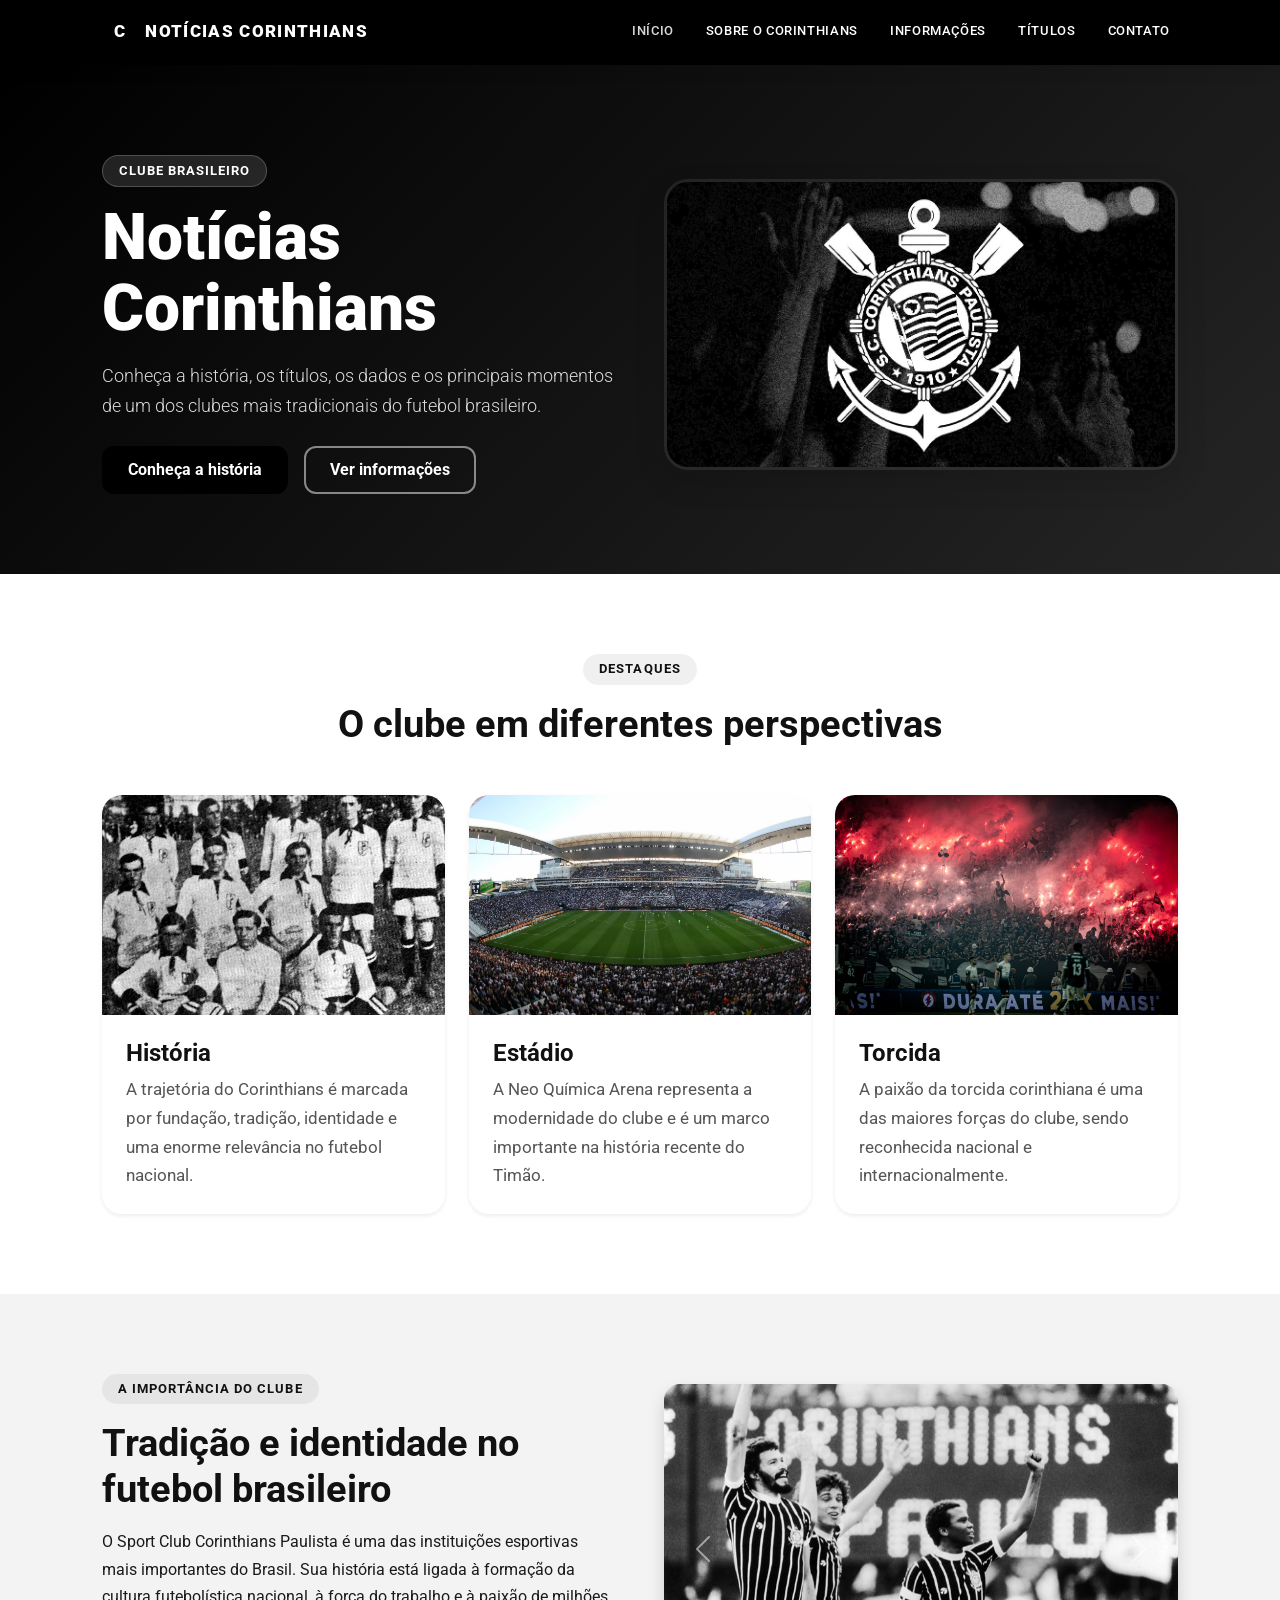
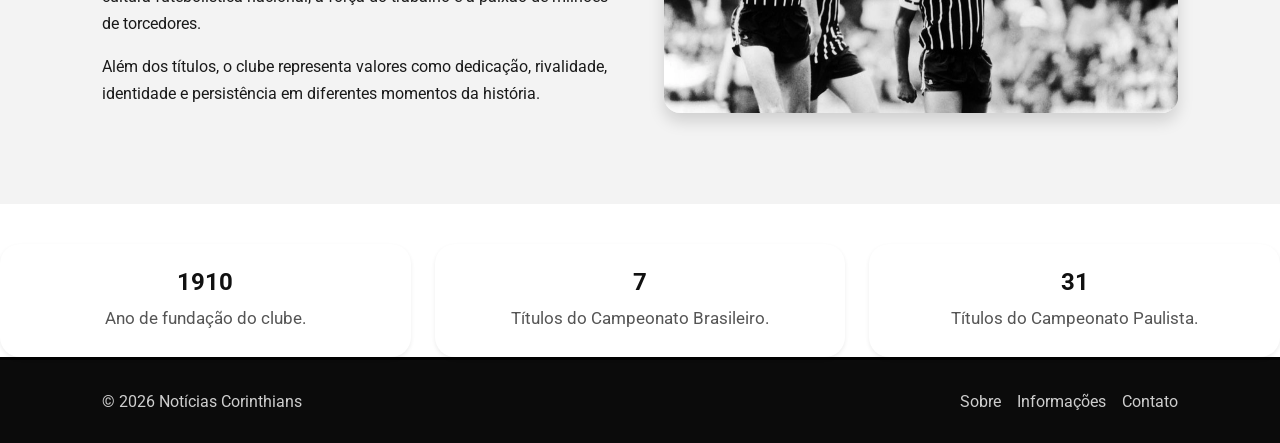
<file: index.html>
<!DOCTYPE html>
<html lang="pt-BR">
<head>
  <meta charset="UTF-8">
  <meta name="viewport" content="width=device-width, initial-scale=1.0">
  <meta name="description" content="Site informativo sobre o Sport Club Corinthians Paulista, com história, títulos e dados do clube.">
  <title>Notícias Corinthians</title>
  <link rel="preconnect" href="https://fonts.googleapis.com">
  <link rel="preconnect" href="https://fonts.gstatic.com" crossorigin>
  <link href="https://fonts.googleapis.com/css2?family=Roboto:wght@400;500;700;900&display=swap" rel="stylesheet">
  <link href="https://cdn.jsdelivr.net/npm/bootstrap@5.3.3/dist/css/bootstrap.min.css" rel="stylesheet">
  <link rel="stylesheet" href="css/style.css">
</head>
<body>
  <header>
    <nav class="navbar navbar-expand-lg navbar-dark">
      <div class="container">
        <a class="navbar-brand" href="index.html">
          <span class="brand-mark">C</span> NOTÍCIAS CORINTHIANS
        </a>
        <button class="navbar-toggler" type="button" data-bs-toggle="collapse" data-bs-target="#navbarCorinthians">
          <span class="navbar-toggler-icon"></span>
        </button>
        <div class="collapse navbar-collapse" id="navbarCorinthians">
          <ul class="navbar-nav ms-auto mb-2 mb-lg-0 gap-lg-3">
            <li class="nav-item"><a class="nav-link active" href="index.html">Início</a></li>
            <li class="nav-item"><a class="nav-link" href="sobre.html">Sobre o Corinthians</a></li>
            <li class="nav-item"><a class="nav-link" href="informacoes.html">Informações</a></li>
            <li class="nav-item"><a class="nav-link" href="titulos.html">Títulos</a></li>
            <li class="nav-item"><a class="nav-link" href="contato.html">Contato</a></li>
          </ul>
        </div>
      </div>
    </nav>
  </header>

  <main>
    <section class="hero-section">
      <div class="container">
        <div class="row align-items-center g-5">
          <div class="col-lg-6">
            <span class="badge badge-custom">Clube brasileiro</span>
            <h1 class="mt-3">Notícias Corinthians</h1>
            <p class="lead">Conheça a história, os títulos, os dados e os principais momentos de um dos clubes mais tradicionais do futebol brasileiro.</p>
            <div class="d-flex flex-wrap gap-3 mt-4">
              <a href="sobre.html" class="btn btn-danger btn-custom">Conheça a história</a>
              <a href="informacoes.html" class="btn btn-outline-light btn-custom">Ver informações</a>
            </div>
          </div>
          <div class="col-lg-6">
            <img src="imagens/banner-corinthians.png" class="img-fluid hero-image" alt="Banner do Corinthians com destaque para a identidade do clube">
          </div>
        </div>
      </div>
    </section>

    <section class="section">
      <div class="container">
        <div class="text-center mb-5">
          <span class="badge badge-custom-dark">Destaques</span>
          <h2 class="section-title mt-3">O clube em diferentes perspectivas</h2>
        </div>

        <div class="row g-4">
          <div class="col-md-4">
            <article class="card h-100 shadow-sm border-0">
              <img src="imagens/historia-corinthians.jpg" class="card-img-top" alt="Imagem ilustrativa da história do Corinthians">
              <div class="card-body p-4">
                <h3 class="card-title">História</h3>
                <p class="card-text">A trajetória do Corinthians é marcada por fundação, tradição, identidade e uma enorme relevância no futebol nacional.</p>
              </div>
            </article>
          </div>
          <div class="col-md-4">
            <article class="card h-100 shadow-sm border-0">
              <img src="imagens/estadio-corinthians.jpg" class="card-img-top" alt="Ilustração do estádio do Corinthians">
              <div class="card-body p-4">
                <h3 class="card-title">Estádio</h3>
                <p class="card-text">A Neo Química Arena representa a modernidade do clube e é um marco importante na história recente do Timão.</p>
              </div>
            </article>
          </div>
          <div class="col-md-4">
            <article class="card h-100 shadow-sm border-0">
              <img src="imagens/torcida-corinthians.jpg" class="card-img-top" alt="Ilustração da torcida do Corinthians">
              <div class="card-body p-4">
                <h3 class="card-title">Torcida</h3>
                <p class="card-text">A paixão da torcida corinthiana é uma das maiores forças do clube, sendo reconhecida nacional e internacionalmente.</p>
              </div>
            </article>
          </div>
        </div>
      </div>
    </section>

    <section class="section section-light">
      <div class="container">
        <div class="row g-5 align-items-center">
          <div class="col-lg-6">
            <span class="badge badge-custom-dark">A importância do clube</span>
            <h2 class="section-title mt-3">Tradição e identidade no futebol brasileiro</h2>
            <p>O Sport Club Corinthians Paulista é uma das instituições esportivas mais importantes do Brasil. Sua história está ligada à formação da cultura futebolística nacional, à força do trabalho e à paixão de milhões de torcedores.</p>
            <p>Além dos títulos, o clube representa valores como dedicação, rivalidade, identidade e persistência em diferentes momentos da história.</p>
          </div>
          <div class="col-lg-6">
            <div id="carouselCorinthians" class="carousel slide carousel-fade rounded-4 overflow-hidden shadow" data-bs-ride="carousel">
              <div class="carousel-inner">
                <div class="carousel-item active">
                  <!-- Coloque sua imagem na pasta: imagens/carrossel-1.jpg -->
                  <img src="imagens/socrates.webp" class="d-block w-100" alt="Imagem de apresentação do Corinthians">
                </div>
                <div class="carousel-item">
                  <!-- Coloque sua imagem na pasta: imagens/carrossel-2.jpg -->
                  <img src="imagens/cassioooo.jpg" class="d-block w-100" alt="Estádio Neo Química Arena">
                </div>
                <div class="carousel-item">
                  <!-- Coloque sua imagem na pasta: imagens/carrossel-3.jpg -->
                  <img src="imagens/capetinha.jpg" class="d-block w-100" alt="Torcida do Corinthians em celebração">
                </div>
              </div>
              <button class="carousel-control-prev" type="button" data-bs-target="#carouselCorinthians" data-bs-slide="prev">
                <span class="carousel-control-prev-icon" aria-hidden="true"></span>
                <span class="visually-hidden">Anterior</span>
              </button>
              <button class="carousel-control-next" type="button" data-bs-target="#carouselCorinthians" data-bs-slide="next">
                <span class="carousel-control-next-icon" aria-hidden="true"></span>
                <span class="visually-hidden">Próximo</span>
              </button>
            </div>
          </div>
        </div>
      </div>
    </section>
    <div class="row g-4 align-items-stretch mt-3">
          <div class="col-md-4">
            <div class="card h-100 shadow-sm border-0">
              <div class="card-body p-4 text-center">
                <h3 class="card-title">1910</h3>
                <p class="card-text">Ano de fundação do clube.</p>
              </div>
            </div>
          </div>
          <div class="col-md-4">
            <div class="card h-100 shadow-sm border-0">
              <div class="card-body p-4 text-center">
                <h3 class="card-title">7</h3>
                <p class="card-text">Títulos do Campeonato Brasileiro.</p>
              </div>
            </div>
          </div>
          <div class="col-md-4">
            <div class="card h-100 shadow-sm border-0">
              <div class="card-body p-4 text-center">
                <h3 class="card-title">31</h3>
                <p class="card-text">Títulos do Campeonato Paulista.</p>
              </div>
            </div>
          </div>
        </div>
      </div>
    </section>
  </main>
  <footer class="footer">
    <div class="container d-flex flex-column flex-md-row justify-content-between align-items-center gap-3">
      <p class="mb-0">© 2026 Notícias Corinthians</p>
      <div class="d-flex gap-3">
        <a href="sobre.html">Sobre</a>
        <a href="informacoes.html">Informações</a>
        <a href="contato.html">Contato</a>
      </div>
    </div>
  </footer>
<script src="https://cdn.jsdelivr.net/npm/bootstrap@5.3.3/dist/js/bootstrap.bundle.min.js"></script>
</body>
</html>
</file>
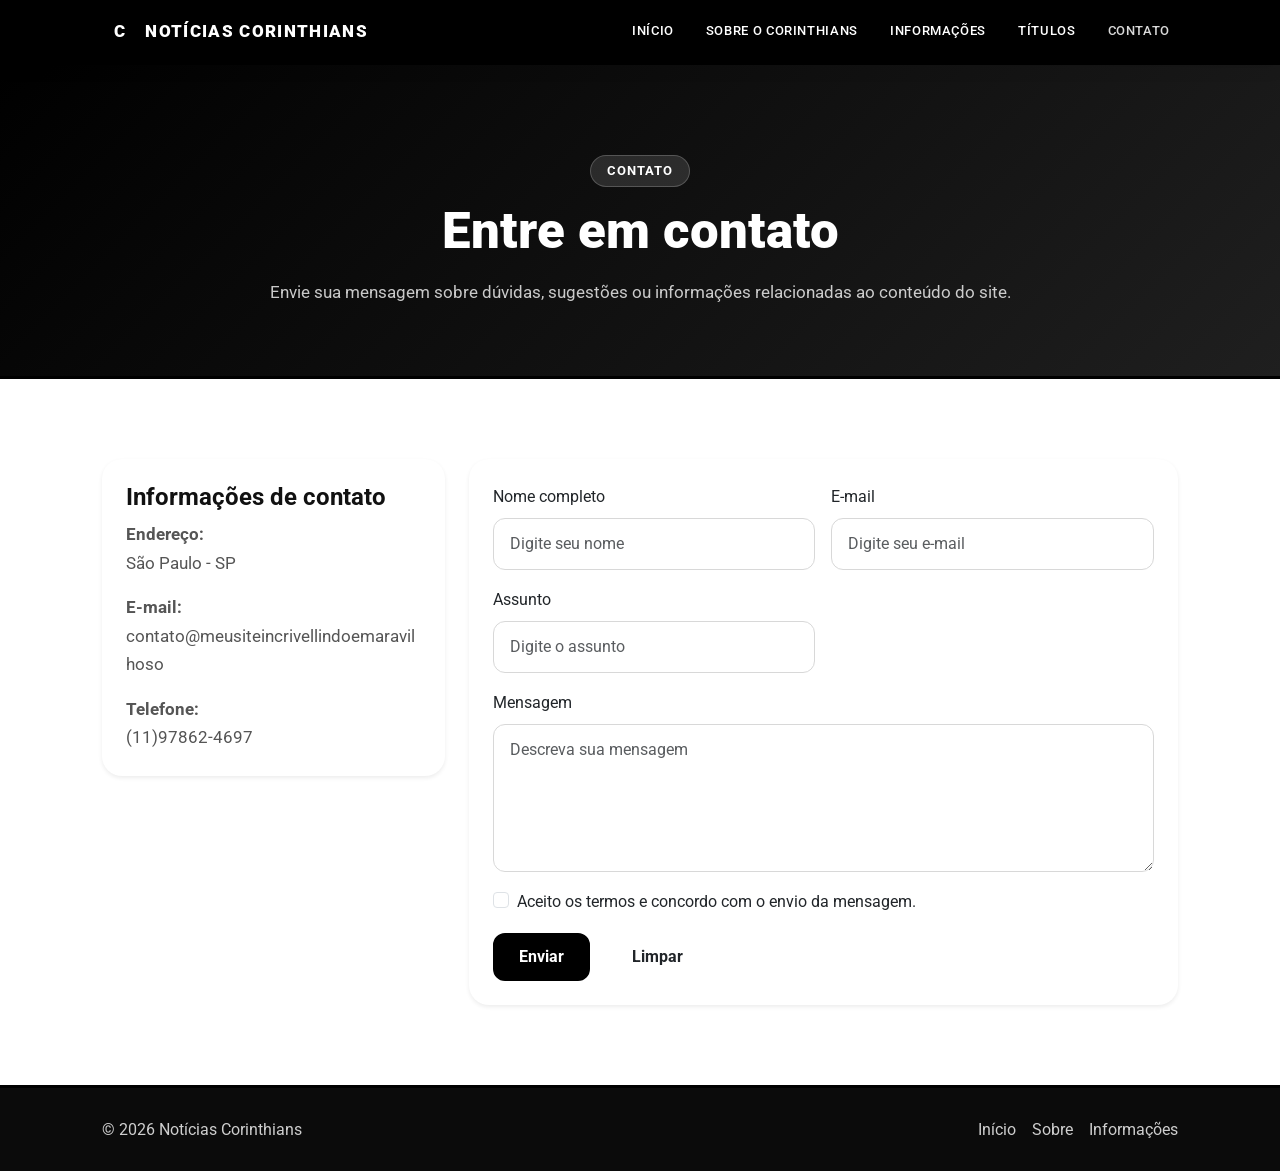
<file: contato.html>
<!DOCTYPE html>
<html lang="pt-BR">
<head>
  <meta charset="UTF-8">
  <meta name="viewport" content="width=device-width, initial-scale=1.0">
  <meta name="description" content="Formulário de contato do site Notícias Corinthians.">
  <title>Contato | Notícias Corinthians</title>
  <link rel="preconnect" href="https://fonts.googleapis.com">
  <link rel="preconnect" href="https://fonts.gstatic.com" crossorigin>
  <link href="https://fonts.googleapis.com/css2?family=Roboto:wght@400;500;700;900&display=swap" rel="stylesheet">
  <link href="https://cdn.jsdelivr.net/npm/bootstrap@5.3.3/dist/css/bootstrap.min.css" rel="stylesheet">
  <link rel="stylesheet" href="css/style.css">
</head>
<body>
  <header>
    <nav class="navbar navbar-expand-lg navbar-dark">
      <div class="container">
        <a class="navbar-brand" href="index.html">
          <span class="brand-mark">C</span> NOTÍCIAS CORINTHIANS
        </a>
        <button class="navbar-toggler" type="button" data-bs-toggle="collapse" data-bs-target="#navbarCorinthians">
          <span class="navbar-toggler-icon"></span>
        </button>
        <div class="collapse navbar-collapse" id="navbarCorinthians">
          <ul class="navbar-nav ms-auto mb-2 mb-lg-0 gap-lg-3">
            <li class="nav-item"><a class="nav-link" href="index.html">Início</a></li>
            <li class="nav-item"><a class="nav-link" href="sobre.html">Sobre o Corinthians</a></li>
            <li class="nav-item"><a class="nav-link" href="informacoes.html">Informações</a></li>
            <li class="nav-item"><a class="nav-link" href="titulos.html">Títulos</a></li>
            <li class="nav-item"><a class="nav-link active" href="contato.html">Contato</a></li>
          </ul>
        </div>
      </div>
    </nav>
  </header>

  <main>
    <section class="page-banner">
      <div class="container text-center">
        <span class="badge badge-custom">Contato</span>
        <h1 class="mt-3">Entre em contato</h1>
        <p class="mb-0 mt-3">Envie sua mensagem sobre dúvidas, sugestões ou informações relacionadas ao conteúdo do site.</p>
      </div>
    </section>

    <section class="section">
      <div class="container">
        <div class="row g-4 align-items-start">
          <div class="col-lg-4">
            <div class="card h-100 border-0 shadow-sm">
              <div class="card-body p-4">
                <h3 class="card-title">Informações de contato</h3>
                <p class="card-text"><strong>Endereço:</strong><br>São Paulo - SP</p>
                <p class="card-text"><strong>E-mail:</strong><br>contato@meusiteincrivellindoemaravilhoso</p>
                <p class="card-text"><strong>Telefone:</strong><br>(11)97862-4697</p>
              </div>
            </div>
          </div>

          <div class="col-lg-8">
            <div class="card border-0 shadow-sm">
              <div class="card-body p-4">
                <form>
                  <div class="row g-3">
                    <div class="col-md-6">
                      <label for="nome" class="form-label">Nome completo</label>
                      <input type="text" class="form-control" id="nome" placeholder="Digite seu nome" required>
                    </div>
                    <div class="col-md-6">
                      <label for="email" class="form-label">E-mail</label>
                      <input type="email" class="form-control" id="email" placeholder="Digite seu e-mail" required>
                    </div>
                    <div class="col-md-6">
                      <label for="assunto" class="form-label">Assunto</label>
                      <input type="text" class="form-control" id="assunto" placeholder="Digite o assunto" required>
                    </div>
                    <div class="col-12">
                      <label for="mensagem" class="form-label">Mensagem</label>
                      <textarea class="form-control" id="mensagem" rows="5" placeholder="Descreva sua mensagem" required></textarea>
                    </div>
                    <div class="col-12">
                      <div class="form-check">
                        <input class="form-check-input" type="checkbox" value="" id="aceito" required>
                        <label class="form-check-label" for="aceito">
                          Aceito os termos e concordo com o envio da mensagem.
                        </label>
                      </div>
                    </div>
                    <div class="col-12 d-flex gap-3 flex-wrap">
                      <button type="submit" class="btn btn-danger btn-custom">Enviar</button>
                      <button type="reset" class="btn btn-outline-dark btn-custom">Limpar</button>
                    </div>
                  </div>
                </form>
              </div>
            </div>
          </div>
        </div>
      </div>
    </section>
  </main>

  <footer class="footer">
    <div class="container d-flex flex-column flex-md-row justify-content-between align-items-center gap-3">
      <p class="mb-0">© 2026 Notícias Corinthians</p>
      <div class="d-flex gap-3">
        <a href="index.html">Início</a>
        <a href="sobre.html">Sobre</a>
        <a href="informacoes.html">Informações</a>
      </div>
    </div>
  </footer>

  <script src="https://cdn.jsdelivr.net/npm/bootstrap@5.3.3/dist/js/bootstrap.bundle.min.js"></script>
</body>
</html>
</file>
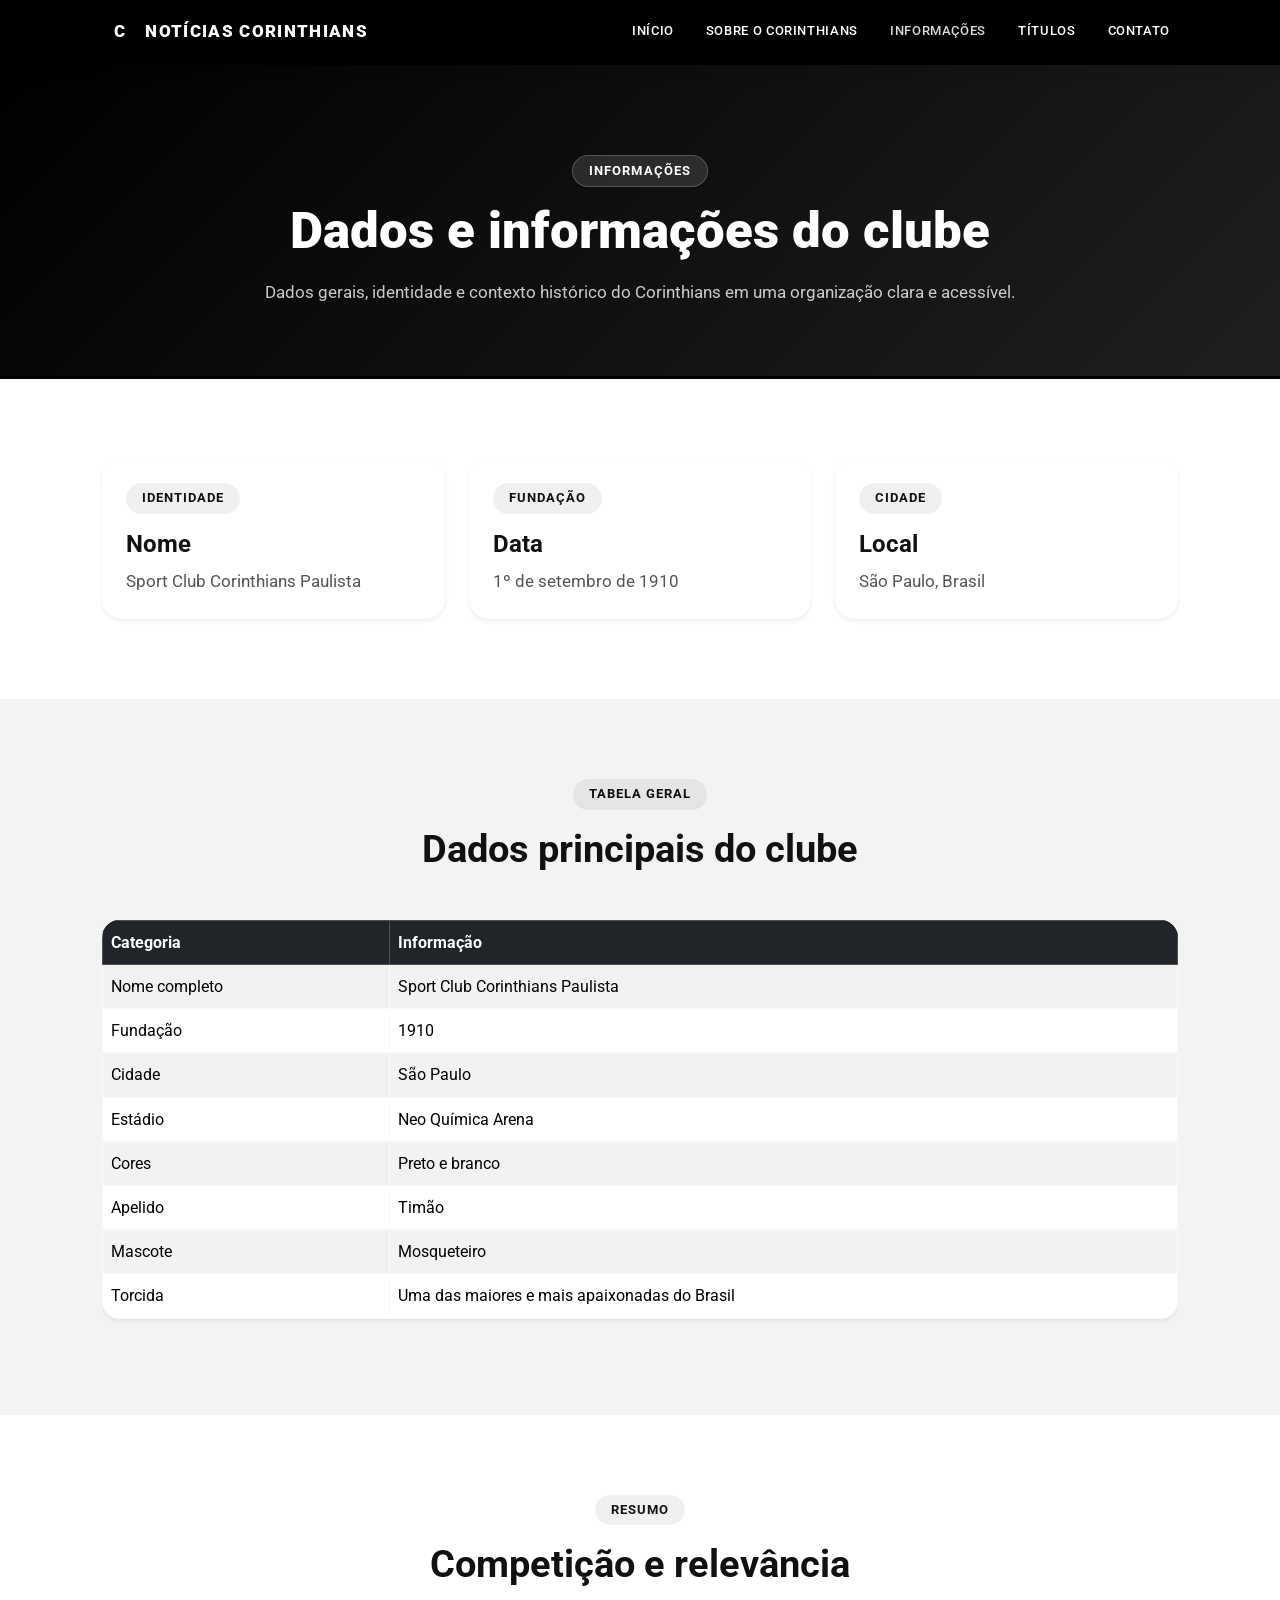
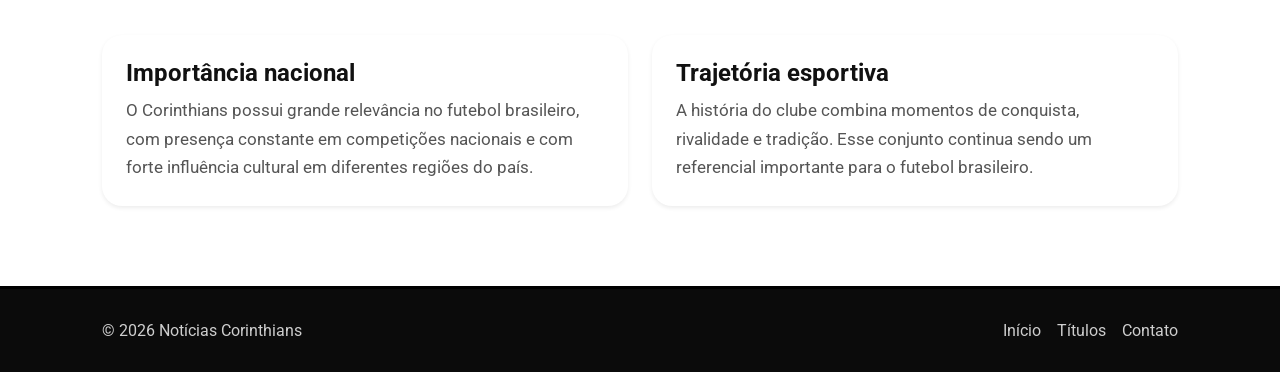
<file: informacoes.html>
<!DOCTYPE html>
<html lang="pt-BR">
<head>
  <meta charset="UTF-8">
  <meta name="viewport" content="width=device-width, initial-scale=1.0">
  <meta name="description" content="Dados gerais e informações sobre o Sport Club Corinthians Paulista.">
  <title>Informações | Notícias Corinthians</title>
  <link rel="preconnect" href="https://fonts.googleapis.com">
  <link rel="preconnect" href="https://fonts.gstatic.com" crossorigin>
  <link href="https://fonts.googleapis.com/css2?family=Roboto:wght@400;500;700;900&display=swap" rel="stylesheet">
  <link href="https://cdn.jsdelivr.net/npm/bootstrap@5.3.3/dist/css/bootstrap.min.css" rel="stylesheet">
  <link rel="stylesheet" href="css/style.css">
</head>
<body>
  <header>
    <nav class="navbar navbar-expand-lg navbar-dark">
      <div class="container">
        <a class="navbar-brand" href="index.html">
          <span class="brand-mark">C</span> NOTÍCIAS CORINTHIANS
        </a>
        <button class="navbar-toggler" type="button" data-bs-toggle="collapse" data-bs-target="#navbarCorinthians">
          <span class="navbar-toggler-icon"></span>
        </button>
        <div class="collapse navbar-collapse" id="navbarCorinthians">
          <ul class="navbar-nav ms-auto mb-2 mb-lg-0 gap-lg-3">
            <li class="nav-item"><a class="nav-link" href="index.html">Início</a></li>
            <li class="nav-item"><a class="nav-link" href="sobre.html">Sobre o Corinthians</a></li>
            <li class="nav-item"><a class="nav-link active" href="informacoes.html">Informações</a></li>
            <li class="nav-item"><a class="nav-link" href="titulos.html">Títulos</a></li>
            <li class="nav-item"><a class="nav-link" href="contato.html">Contato</a></li>
          </ul>
        </div>
      </div>
    </nav>
  </header>

  <main>
    <section class="page-banner">
      <div class="container text-center">
        <span class="badge badge-custom">Informações</span>
        <h1 class="mt-3">Dados e informações do clube</h1>
        <p class="mb-0 mt-3">Dados gerais, identidade e contexto histórico do Corinthians em uma organização clara e acessível.</p>
      </div>
    </section>

    <section class="section">
      <div class="container">
        <div class="row g-4">
          <div class="col-md-4">
            <div class="card h-100 border-0 shadow-sm">
              <div class="card-body p-4">
                <span class="badge badge-custom-dark mb-3">Identidade</span>
                <h3 class="card-title">Nome</h3>
                <p class="card-text">Sport Club Corinthians Paulista</p>
              </div>
            </div>
          </div>
          <div class="col-md-4">
            <div class="card h-100 border-0 shadow-sm">
              <div class="card-body p-4">
                <span class="badge badge-custom-dark mb-3">Fundação</span>
                <h3 class="card-title">Data</h3>
                <p class="card-text">1º de setembro de 1910</p>
              </div>
            </div>
          </div>
          <div class="col-md-4">
            <div class="card h-100 border-0 shadow-sm">
              <div class="card-body p-4">
                <span class="badge badge-custom-dark mb-3">Cidade</span>
                <h3 class="card-title">Local</h3>
                <p class="card-text">São Paulo, Brasil</p>
              </div>
            </div>
          </div>
        </div>
      </div>
    </section>

    <section class="section section-light">
      <div class="container">
        <div class="text-center mb-5">
          <span class="badge badge-custom-dark">Tabela geral</span>
          <h2 class="section-title mt-3">Dados principais do clube</h2>
        </div>

        <div class="table-responsive">
          <table class="table table-striped table-hover align-middle table-bordered border-light shadow-sm">
            <thead class="table-dark">
              <tr>
                <th>Categoria</th>
                <th>Informação</th>
              </tr>
            </thead>
            <tbody>
              <tr>
                <td>Nome completo</td>
                <td>Sport Club Corinthians Paulista</td>
              </tr>
              <tr>
                <td>Fundação</td>
                <td>1910</td>
              </tr>
              <tr>
                <td>Cidade</td>
                <td>São Paulo</td>
              </tr>
              <tr>
                <td>Estádio</td>
                <td>Neo Química Arena</td>
              </tr>
              <tr>
                <td>Cores</td>
                <td>Preto e branco</td>
              </tr>
              <tr>
                <td>Apelido</td>
                <td>Timão</td>
              </tr>
              <tr>
                <td>Mascote</td>
                <td>Mosqueteiro</td>
              </tr>
              <tr>
                <td>Torcida</td>
                <td>Uma das maiores e mais apaixonadas do Brasil</td>
              </tr>
            </tbody>
          </table>
        </div>
      </div>
    </section>

    <section class="section">
      <div class="container">
        <div class="text-center mb-5">
          <span class="badge badge-custom-dark">Resumo</span>
          <h2 class="section-title mt-3">Competição e relevância</h2>
        </div>

        <div class="row g-4">
          <div class="col-md-6">
            <div class="card h-100 border-0 shadow-sm">
              <div class="card-body p-4">
                <h3 class="card-title">Importância nacional</h3>
                <p class="card-text">O Corinthians possui grande relevância no futebol brasileiro, com presença constante em competições nacionais e com forte influência cultural em diferentes regiões do país.</p>
              </div>
            </div>
          </div>
          <div class="col-md-6">
            <div class="card h-100 border-0 shadow-sm">
              <div class="card-body p-4">
                <h3 class="card-title">Trajetória esportiva</h3>
                <p class="card-text">A história do clube combina momentos de conquista, rivalidade e tradição. Esse conjunto continua sendo um referencial importante para o futebol brasileiro.</p>
              </div>
            </div>
          </div>
        </div>
      </div>
    </section>
  </main>

  <footer class="footer">
    <div class="container d-flex flex-column flex-md-row justify-content-between align-items-center gap-3">
      <p class="mb-0">© 2026 Notícias Corinthians</p>
      <div class="d-flex gap-3">
        <a href="index.html">Início</a>
        <a href="titulos.html">Títulos</a>
        <a href="contato.html">Contato</a>
      </div>
    </div>
  </footer>

  <script src="https://cdn.jsdelivr.net/npm/bootstrap@5.3.3/dist/js/bootstrap.bundle.min.js"></script>
</body>
</html>
</file>
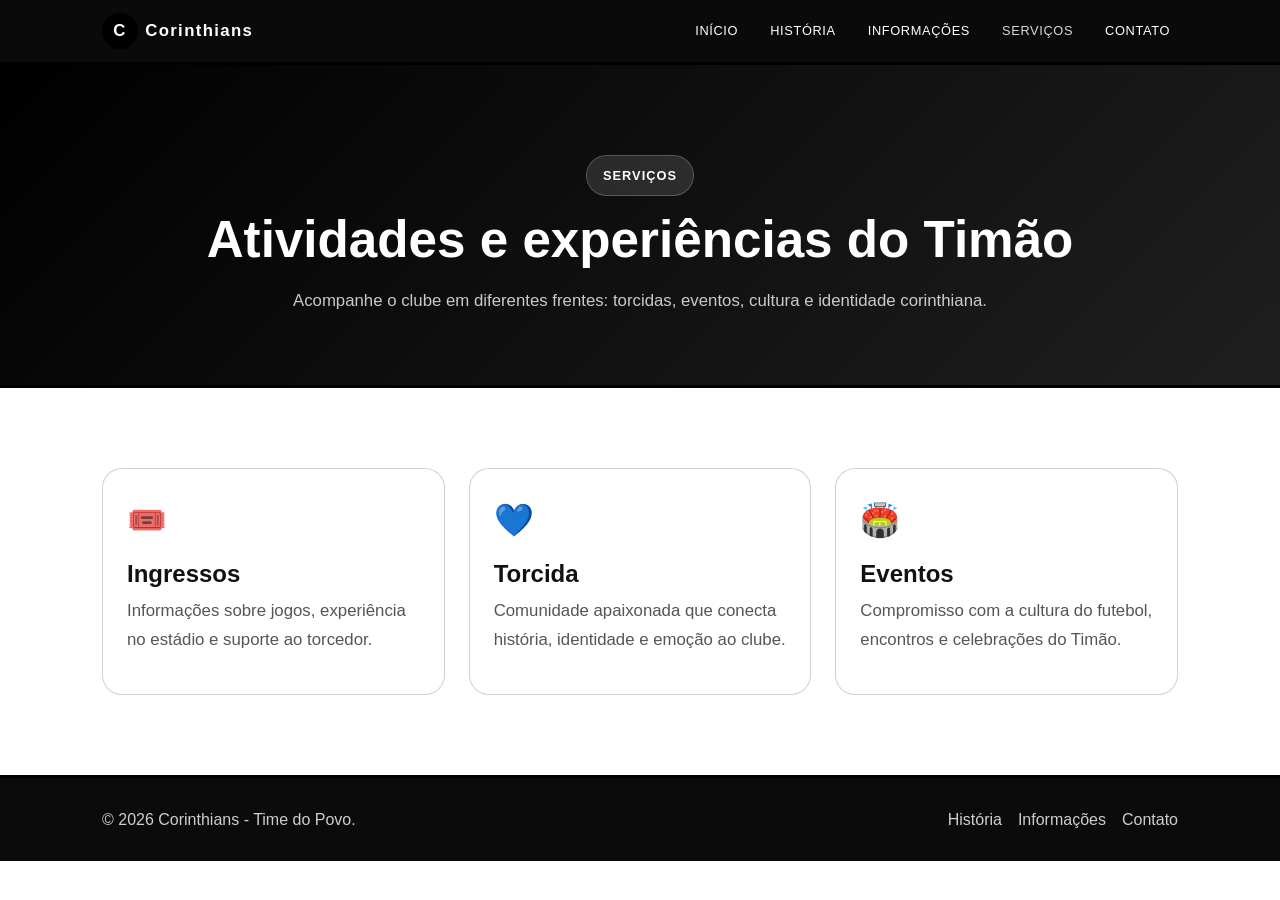
<file: servicos.html>
<!DOCTYPE html>
<html lang="pt-BR">
<head>
  <meta charset="UTF-8">
  <meta name="viewport" content="width=device-width, initial-scale=1.0">
  <title>Serviços | Corinthians</title>
  <link rel="preconnect" href="https://fonts.googleapis.com">
  <link rel="preconnect" href="https://fonts.gstatic.com" crossorigin>
  <link href="https://fonts.googleapis.com/css2?family=Inter:wght@400;500;600;700;800&display=swap" rel="stylesheet">
  <link href="https://cdn.jsdelivr.net/npm/bootstrap@5.3.3/dist/css/bootstrap.min.css" rel="stylesheet">
  <link rel="stylesheet" href="css/style.css">
</head>
<body>
  <nav class="navbar navbar-expand-lg navbar-dark">
    <div class="container">
      <a class="navbar-brand" href="index.html">
        <span class="logo-badge">C</span>Corinthians
      </a>
      <button class="navbar-toggler" type="button" data-bs-toggle="collapse" data-bs-target="#menuNav">
        <span class="navbar-toggler-icon"></span>
      </button>
      <div class="collapse navbar-collapse" id="menuNav">
        <ul class="navbar-nav ms-auto gap-lg-3">
          <li class="nav-item"><a class="nav-link" href="index.html">Início</a></li>
          <li class="nav-item"><a class="nav-link" href="sobre.html">História</a></li>
          <li class="nav-item"><a class="nav-link" href="informacoes.html">Informações</a></li>
          <li class="nav-item"><a class="nav-link active" href="servicos.html">Serviços</a></li>
          <li class="nav-item"><a class="nav-link" href="contato.html">Contato</a></li>
        </ul>
      </div>
    </div>
  </nav>

  <section class="page-banner">
    <div class="container text-center">
      <span class="badge-custom">Serviços</span>
      <h1 class="mt-3">Atividades e experiências do Timão</h1>
      <p class="mb-0 mt-3">Acompanhe o clube em diferentes frentes: torcidas, eventos, cultura e identidade corinthiana.</p>
    </div>
  </section>

  <main class="section">
    <div class="container">
      <div class="row g-4">
        <div class="col-md-4">
          <div class="card h-100">
            <div class="card-body p-4">
              <div class="card-icon">🎟️</div>
              <h3>Ingressos</h3>
              <p>Informações sobre jogos, experiência no estádio e suporte ao torcedor.</p>
            </div>
          </div>
        </div>
        <div class="col-md-4">
          <div class="card h-100">
            <div class="card-body p-4">
              <div class="card-icon">💙</div>
              <h3>Torcida</h3>
              <p>Comunidade apaixonada que conecta história, identidade e emoção ao clube.</p>
            </div>
          </div>
        </div>
        <div class="col-md-4">
          <div class="card h-100">
            <div class="card-body p-4">
              <div class="card-icon">🏟️</div>
              <h3>Eventos</h3>
              <p>Compromisso com a cultura do futebol, encontros e celebrações do Timão.</p>
            </div>
          </div>
        </div>
      </div>
    </div>
  </main>

  <footer class="footer">
    <div class="container d-flex flex-column flex-md-row justify-content-between align-items-center gap-3">
      <p class="mb-0">© 2026 Corinthians - Time do Povo.</p>
      <div class="d-flex gap-3">
        <a href="sobre.html">História</a>
        <a href="informacoes.html">Informações</a>
        <a href="contato.html">Contato</a>
      </div>
    </div>
  </footer>

  <script src="https://cdn.jsdelivr.net/npm/bootstrap@5.3.3/dist/js/bootstrap.bundle.min.js"></script>
</body>
</html>
</file>
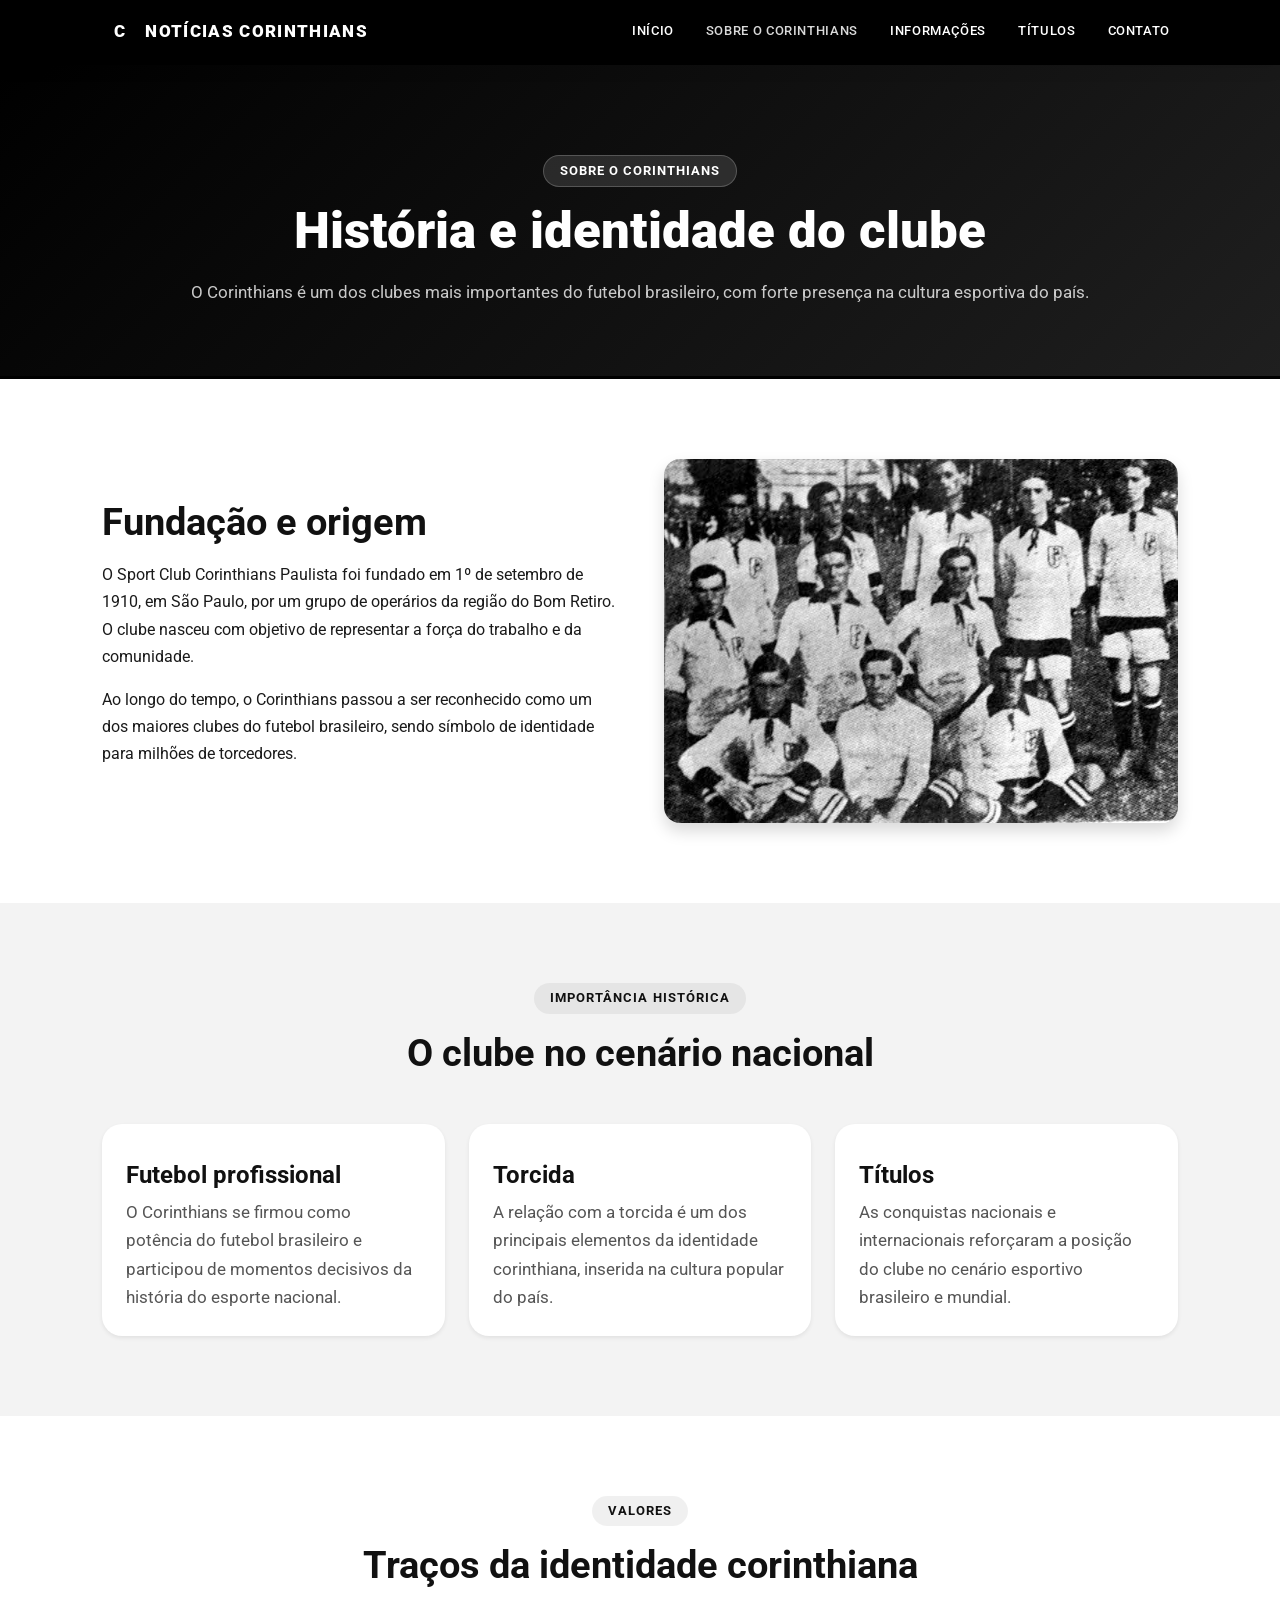
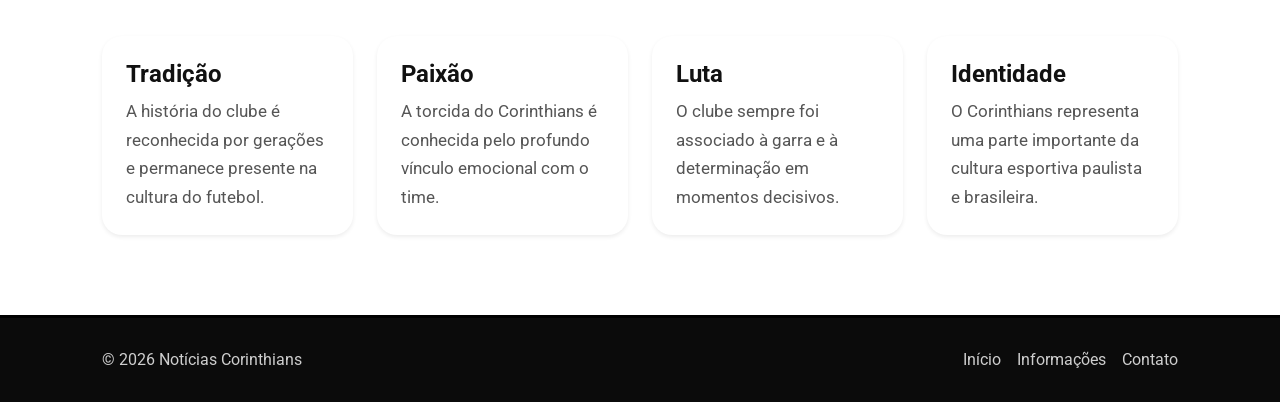
<file: sobre.html>
<!DOCTYPE html>
<html lang="pt-BR">
<head>
  <meta charset="UTF-8">
  <meta name="viewport" content="width=device-width, initial-scale=1.0">
  <meta name="description" content="História do Sport Club Corinthians Paulista e sua importância no futebol brasileiro.">
  <title>Sobre o Corinthians | Notícias Corinthians</title>
  <link rel="preconnect" href="https://fonts.googleapis.com">
  <link rel="preconnect" href="https://fonts.gstatic.com" crossorigin>
  <link href="https://fonts.googleapis.com/css2?family=Roboto:wght@400;500;700;900&display=swap" rel="stylesheet">
  <link href="https://cdn.jsdelivr.net/npm/bootstrap@5.3.3/dist/css/bootstrap.min.css" rel="stylesheet">
  <link rel="stylesheet" href="css/style.css">
</head>
<body>
  <header>
    <nav class="navbar navbar-expand-lg navbar-dark">
      <div class="container">
        <a class="navbar-brand" href="index.html">
          <span class="brand-mark">C</span> NOTÍCIAS CORINTHIANS
        </a>
        <button class="navbar-toggler" type="button" data-bs-toggle="collapse" data-bs-target="#navbarCorinthians">
          <span class="navbar-toggler-icon"></span>
        </button>
        <div class="collapse navbar-collapse" id="navbarCorinthians">
          <ul class="navbar-nav ms-auto mb-2 mb-lg-0 gap-lg-3">
            <li class="nav-item"><a class="nav-link" href="index.html">Início</a></li>
            <li class="nav-item"><a class="nav-link active" href="sobre.html">Sobre o Corinthians</a></li>
            <li class="nav-item"><a class="nav-link" href="informacoes.html">Informações</a></li>
            <li class="nav-item"><a class="nav-link" href="titulos.html">Títulos</a></li>
            <li class="nav-item"><a class="nav-link" href="contato.html">Contato</a></li>
          </ul>
        </div>
      </div>
    </nav>
  </header>

  <main>
    <section class="page-banner">
      <div class="container text-center">
        <span class="badge badge-custom">Sobre o Corinthians</span>
        <h1 class="mt-3">História e identidade do clube</h1>
        <p class="mb-0 mt-3">O Corinthians é um dos clubes mais importantes do futebol brasileiro, com forte presença na cultura esportiva do país.</p>
      </div>
    </section>

    <section class="section">
      <div class="container">
        <div class="row g-5 align-items-center">
          <div class="col-lg-6">
            <h2 class="section-title">Fundação e origem</h2>
            <p>O Sport Club Corinthians Paulista foi fundado em 1º de setembro de 1910, em São Paulo, por um grupo de operários da região do Bom Retiro. O clube nasceu com objetivo de representar a força do trabalho e da comunidade.</p>
            <p>Ao longo do tempo, o Corinthians passou a ser reconhecido como um dos maiores clubes do futebol brasileiro, sendo símbolo de identidade para milhões de torcedores.</p>
          </div>
          <div class="col-lg-6">
            <!-- Coloque sua imagem na pasta: imagens/historia-corinthians.jpg -->
            <img src="imagens/historia-corinthians.jpg" class="img-fluid rounded-4 shadow" alt="Ilustração representando a fundação do Corinthians em 1910">
          </div>
        </div>
      </div>
    </section>

    <section class="section section-light">
      <div class="container">
        <div class="text-center mb-5">
          <span class="badge badge-custom-dark">Importância histórica</span>
          <h2 class="section-title mt-3">O clube no cenário nacional</h2>
        </div>
        <div class="row g-4">
          <div class="col-md-4">
            <div class="card h-100 border-0 shadow-sm">
              <div class="card-body p-4">
                <div class="card-icon"></div>
                <h3 class="card-title">Futebol profissional</h3>
                <p class="card-text">O Corinthians se firmou como potência do futebol brasileiro e participou de momentos decisivos da história do esporte nacional.</p>
              </div>
            </div>
          </div>
          <div class="col-md-4">
            <div class="card h-100 border-0 shadow-sm">
              <div class="card-body p-4">
                <div class="card-icon"></div>
                <h3 class="card-title">Torcida</h3>
                <p class="card-text">A relação com a torcida é um dos principais elementos da identidade corinthiana, inserida na cultura popular do país.</p>
              </div>
            </div>
          </div>
          <div class="col-md-4">
            <div class="card h-100 border-0 shadow-sm">
              <div class="card-body p-4">
                <div class="card-icon"></div>
                <h3 class="card-title">Títulos</h3>
                <p class="card-text">As conquistas nacionais e internacionais reforçaram a posição do clube no cenário esportivo brasileiro e mundial.</p>
              </div>
            </div>
          </div>
        </div>
      </div>
    </section>

    <section class="section">
      <div class="container">
        <div class="text-center mb-5">
          <span class="badge badge-custom-dark">Valores</span>
          <h2 class="section-title mt-3">Traços da identidade corinthiana</h2>
        </div>

        <div class="row g-4">
          <div class="col-md-6 col-lg-3">
            <div class="card h-100 border-0 shadow-sm">
              <div class="card-body p-4">
                <h3 class="card-title">Tradição</h3>
                <p class="card-text">A história do clube é reconhecida por gerações e permanece presente na cultura do futebol.</p>
              </div>
            </div>
          </div>
          <div class="col-md-6 col-lg-3">
            <div class="card h-100 border-0 shadow-sm">
              <div class="card-body p-4">
                <h3 class="card-title">Paixão</h3>
                <p class="card-text">A torcida do Corinthians é conhecida pelo profundo vínculo emocional com o time.</p>
              </div>
            </div>
          </div>
          <div class="col-md-6 col-lg-3">
            <div class="card h-100 border-0 shadow-sm">
              <div class="card-body p-4">
                <h3 class="card-title">Luta</h3>
                <p class="card-text">O clube sempre foi associado à garra e à determinação em momentos decisivos.</p>
              </div>
            </div>
          </div>
          <div class="col-md-6 col-lg-3">
            <div class="card h-100 border-0 shadow-sm">
              <div class="card-body p-4">
                <h3 class="card-title">Identidade</h3>
                <p class="card-text">O Corinthians representa uma parte importante da cultura esportiva paulista e brasileira.</p>
              </div>
            </div>
          </div>
        </div>
      </div>
    </section>
  </main>

  <footer class="footer">
    <div class="container d-flex flex-column flex-md-row justify-content-between align-items-center gap-3">
      <p class="mb-0">© 2026 Notícias Corinthians</p>
      <div class="d-flex gap-3">
        <a href="index.html">Início</a>
        <a href="informacoes.html">Informações</a>
        <a href="contato.html">Contato</a>
      </div>
    </div>
  </footer>

  <script src="https://cdn.jsdelivr.net/npm/bootstrap@5.3.3/dist/js/bootstrap.bundle.min.js"></script>
</body>
</html>
</file>
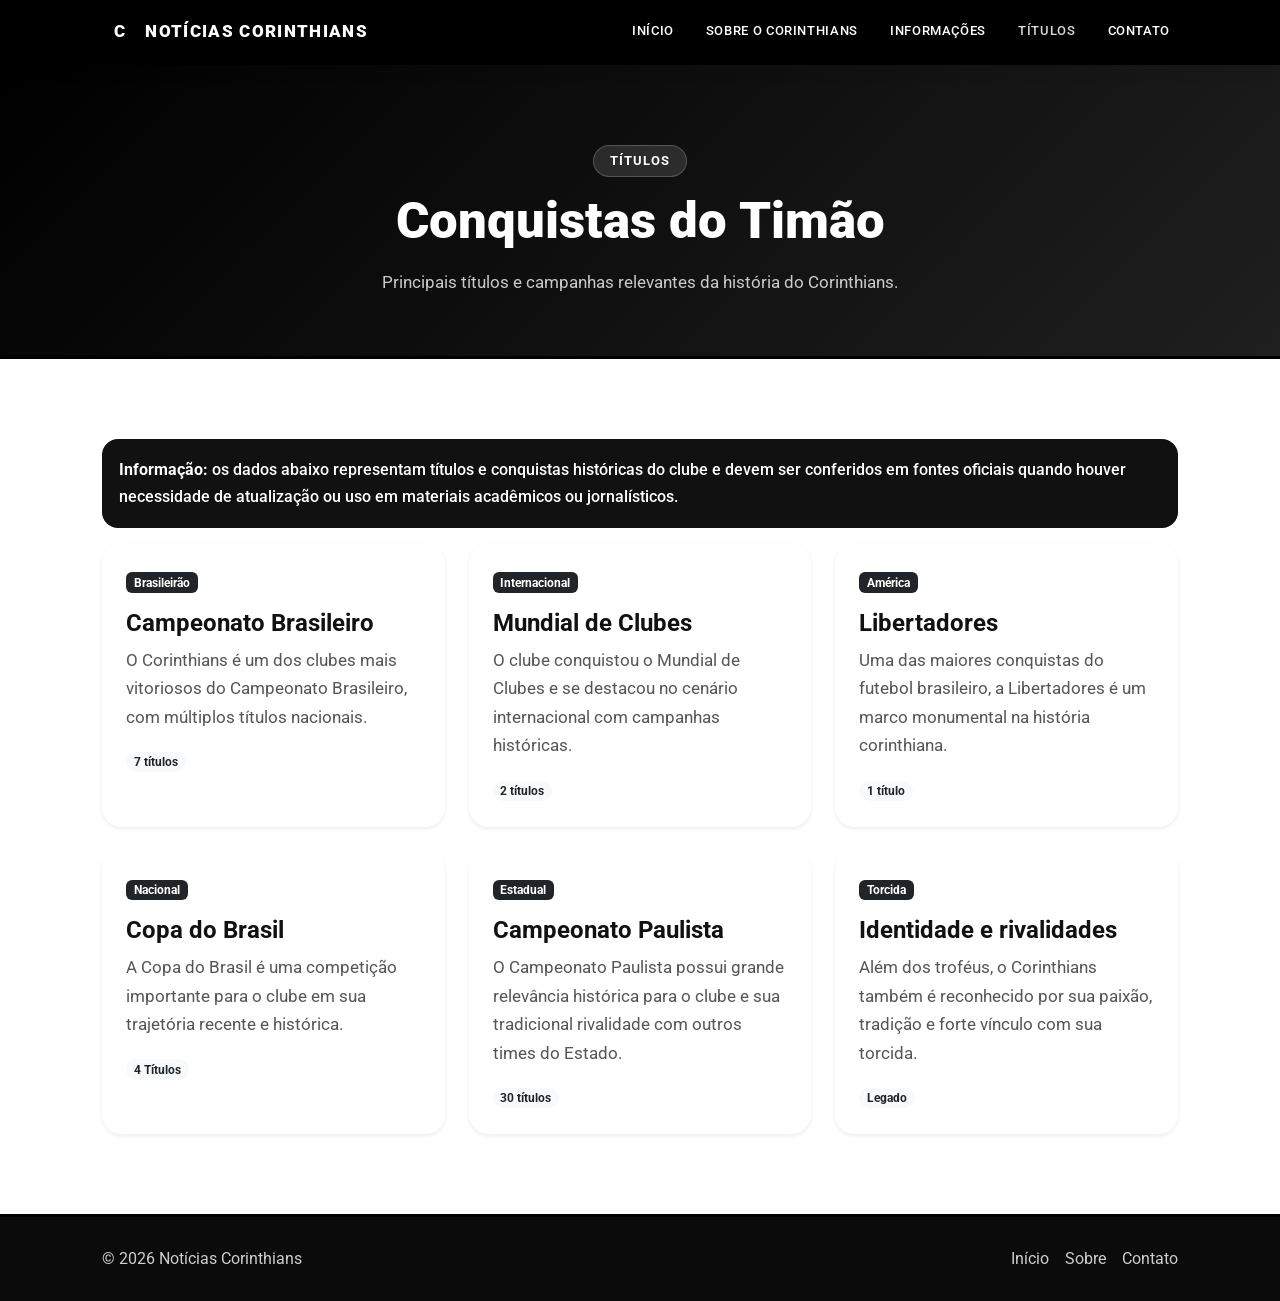
<file: titulos.html>
<!DOCTYPE html>
<html lang="pt-BR">
<head>
  <meta charset="UTF-8">
  <meta name="viewport" content="width=device-width, initial-scale=1.0">
  <meta name="description" content="Principais títulos e conquistas do Sport Club Corinthians Paulista.">
  <title>Títulos | Notícias Corinthians</title>
  <link rel="preconnect" href="https://fonts.googleapis.com">
  <link rel="preconnect" href="https://fonts.gstatic.com" crossorigin>
  <link href="https://fonts.googleapis.com/css2?family=Roboto:wght@400;500;700;900&display=swap" rel="stylesheet">
  <link href="https://cdn.jsdelivr.net/npm/bootstrap@5.3.3/dist/css/bootstrap.min.css" rel="stylesheet">
  <link rel="stylesheet" href="css/style.css">
</head>
<body>
  <header>
    <nav class="navbar navbar-expand-lg navbar-dark">
      <div class="container">
        <a class="navbar-brand" href="index.html">
          <span class="brand-mark">C</span> NOTÍCIAS CORINTHIANS
        </a>
        <button class="navbar-toggler" type="button" data-bs-toggle="collapse" data-bs-target="#navbarCorinthians">
          <span class="navbar-toggler-icon"></span>
        </button>
        <div class="collapse navbar-collapse" id="navbarCorinthians">
          <ul class="navbar-nav ms-auto mb-2 mb-lg-0 gap-lg-3">
            <li class="nav-item"><a class="nav-link" href="index.html">Início</a></li>
            <li class="nav-item"><a class="nav-link" href="sobre.html">Sobre o Corinthians</a></li>
            <li class="nav-item"><a class="nav-link" href="informacoes.html">Informações</a></li>
            <li class="nav-item"><a class="nav-link active" href="titulos.html">Títulos</a></li>
            <li class="nav-item"><a class="nav-link" href="contato.html">Contato</a></li>
          </ul>
        </div>
      </div>
    </nav>
  </header>

  <main>
    <section class="page-banner page-banner--compact">
      <div class="container text-center">
        <span class="badge badge-custom">Títulos</span>
        <h1 class="mt-3">Conquistas do Timão</h1>
        <p class="mb-0 mt-3">Principais títulos e campanhas relevantes da história do Corinthians.</p>
      </div>
    </section>

    <section class="section">
      <div class="container">
        <div class="alert alert-dark" role="alert">
          <strong>Informação:</strong> os dados abaixo representam títulos e conquistas históricas do clube e devem ser conferidos em fontes oficiais quando houver necessidade de atualização ou uso em materiais acadêmicos ou jornalísticos.
        </div>

        <div class="row g-4">
          <div class="col-md-6 col-lg-4">
            <div class="card h-100 shadow-sm border-0">
              <div class="card-body p-4">
                <span class="badge text-bg-dark mb-3">Brasileirão</span>
                <h3 class="card-title">Campeonato Brasileiro</h3>
                <p class="card-text">O Corinthians é um dos clubes mais vitoriosos do Campeonato Brasileiro, com múltiplos títulos nacionais.</p>
                <span class="badge rounded-pill text-bg-light text-dark">7 títulos</span>
              </div>
            </div>
          </div>
          <div class="col-md-6 col-lg-4">
            <div class="card h-100 shadow-sm border-0">
              <div class="card-body p-4">
                <span class="badge text-bg-dark mb-3">Internacional</span>
                <h3 class="card-title">Mundial de Clubes</h3>
                <p class="card-text">O clube conquistou o Mundial de Clubes e se destacou no cenário internacional com campanhas históricas.</p>
                <span class="badge rounded-pill text-bg-light text-dark">2 títulos</span>
              </div>
            </div>
          </div>
          <div class="col-md-6 col-lg-4">
            <div class="card h-100 shadow-sm border-0">
              <div class="card-body p-4">
                <span class="badge text-bg-dark mb-3">América</span>
                <h3 class="card-title">Libertadores</h3>
                <p class="card-text">Uma das maiores conquistas do futebol brasileiro, a Libertadores é um marco monumental na história corinthiana.</p>
                <span class="badge rounded-pill text-bg-light text-dark">1 título</span>
              </div>
            </div>
          </div>
          <div class="col-md-6 col-lg-4">
            <div class="card h-100 shadow-sm border-0">
              <div class="card-body p-4">
                <span class="badge text-bg-dark mb-3">Nacional</span>
                <h3 class="card-title">Copa do Brasil</h3>
                <p class="card-text">A Copa do Brasil é uma competição importante para o clube em sua trajetória recente e histórica.</p>
                <span class="badge rounded-pill text-bg-light text-dark">4 Títulos</span>
              </div>
            </div>
          </div>
          <div class="col-md-6 col-lg-4">
            <div class="card h-100 shadow-sm border-0">
              <div class="card-body p-4">
                <span class="badge text-bg-dark mb-3">Estadual</span>
                <h3 class="card-title">Campeonato Paulista</h3>
                <p class="card-text">O Campeonato Paulista possui grande relevância histórica para o clube e sua tradicional rivalidade com outros times do Estado.</p>
                <span class="badge rounded-pill text-bg-light text-dark">30 títulos</span>
              </div>
            </div>
          </div>
          <div class="col-md-6 col-lg-4">
            <div class="card h-100 shadow-sm border-0">
              <div class="card-body p-4">
                <span class="badge text-bg-dark mb-3">Torcida</span>
                <h3 class="card-title">Identidade e rivalidades</h3>
                <p class="card-text">Além dos troféus, o Corinthians também é reconhecido por sua paixão, tradição e forte vínculo com sua torcida.</p>
                <span class="badge rounded-pill text-bg-light text-dark">Legado</span>
              </div>
            </div>
          </div>
        </div>
      </div>
    </section>
  </main>

  <footer class="footer">
    <div class="container d-flex flex-column flex-md-row justify-content-between align-items-center gap-3">
      <p class="mb-0">© 2026 Notícias Corinthians</p>
      <div class="d-flex gap-3">
        <a href="index.html">Início</a>
        <a href="sobre.html">Sobre</a>
        <a href="contato.html">Contato</a>
      </div>
    </div>
  </footer>

  <script src="https://cdn.jsdelivr.net/npm/bootstrap@5.3.3/dist/js/bootstrap.bundle.min.js"></script>
</body>
</html>
</file>
<file: css/style.css>
:root {
  --preto: #000000;
  --preto-suave: #111111;
  --cinza: #f3f3f3;
  --cinza-escuro: #252525;
  --branco: #ffffff;
  --vermelho: #111111;
  --vermelho-escuro: #333333;
  --texto: #1a1a1a;
  --texto-muted: #555555;
  --sombra: 0 12px 32px rgba(0, 0, 0, 0.12);
  --green-900: #000000;
  --green-700: #111111;
  --green-500: #111111;
  --green-200: #f3f3f3;
  --gray-900: #ffffff;
  --gray-700: #ffffff;
  --gray-200: #edf2f2;
  --white: #ffffff;
  --light-color: #f3f3f3;
  --dark-color: #111111;
  --primary-color: #111111;
  --border-radius: 20px;
  --transition: all 0.2s ease;
}

* {
  margin: 0;
  padding: 0;
  box-sizing: border-box;
}

html {
  scroll-behavior: smooth;
}

body {
  font-family: 'Roboto', sans-serif;
  background: var(--branco);
  color: var(--texto);
  line-height: 1.7;
}

img {
  max-width: 100%;
  display: block;
}

a {
  text-decoration: none;
  color: inherit;
}

h1, h2, h3, h4, h5, h6 {
  font-weight: 700;
  line-height: 1.2;
}

p {
  margin-bottom: 1rem;
}

.container {
  width: min(1100px, calc(100% - 40px));
  margin: 0 auto;
}

header {
  background: rgba(0, 0, 0, 0.96);
  position: sticky;
  top: 0;
  z-index: 10;
  box-shadow: 0 4px 15px rgba(0, 0, 0, 0.08);
}

.navbar {
  background: rgba(0, 0, 0, 0.96) !important;
  border-bottom: 3px solid var(--preto);
}

.navbar-brand {
  color: var(--branco) !important;
  font-weight: 900;
  letter-spacing: 0.08em;
  font-size: 1.05rem;
  display: flex;
  align-items: center;
}

.brand-mark,
.logo-badge {
  display: inline-flex;
  align-items: center;
  justify-content: center;
  width: 36px;
  height: 36px;
  border-radius: 50%;
  background: var(--preto);
  color: var(--branco);
  margin-right: 0.45rem;
  font-weight: 900;
}

.nav-link {
  color: var(--branco) !important;
  font-weight: 500;
  text-transform: uppercase;
  font-size: 0.8rem;
  letter-spacing: 0.05em;
}

.nav-link:hover,
.nav-link.active {
  color: #d9d9d9 !important;
}

.hero-section,
.hero {
  background: linear-gradient(135deg, var(--preto), var(--cinza-escuro));
  color: var(--branco);
  padding: 90px 0 80px;
}

.hero-section h1,
.hero h1,
.section-header h2,
.page-banner h1,
.hero-text h1 {
  font-size: clamp(2.4rem, 5vw, 4.2rem);
  font-weight: 900;
  line-height: 1.1;
  margin-bottom: 18px;
}

.hero-section .lead,
.hero p,
.hero-text p,
.page-banner p,
.media-copy p,
.info-card p,
.card p,
.text-block p,
.contact-list p {
  color: rgba(255, 255, 255, 0.9);
  font-size: 1.05rem;
}

.hero-section .lead {
  font-size: 1.1rem;
  color: rgba(255, 255, 255, 0.85);
}

.hero-image,
.hero-media img {
  border-radius: 24px;
  box-shadow: var(--sombra);
  border: 3px solid rgba(255, 255, 255, 0.08);
  width: 100%;
  object-fit: cover;
}

.hero-content,
.hero-text,
.hero-media {
  display: grid;
  gap: 24px;
}

.hero-actions {
  display: flex;
  gap: 16px;
  flex-wrap: wrap;
  margin: 28px 0;
}

.btn,
.btn-custom {
  display: inline-flex;
  align-items: center;
  justify-content: center;
  min-height: 48px;
  padding: 0 24px;
  border-radius: 12px;
  font-weight: 700;
  border: 2px solid transparent;
  transition: all 0.2s ease;
}

.btn:hover,
.btn-custom:hover {
  transform: translateY(-2px);
}

.btn-primary,
.btn-danger {
  background: var(--preto);
  border-color: var(--preto);
  color: var(--branco);
}

.btn-secondary,
.btn-outline-light {
  border-color: rgba(255, 255, 255, 0.5);
  background: transparent;
  color: var(--branco);
}

.btn-danger:hover {
  background: var(--vermelho-escuro);
  border-color: var(--vermelho-escuro);
  color: var(--branco);
}

.btn-outline-light:hover {
  background: var(--branco);
  color: var(--preto);
}

.btn-outline-dark {
  border-width: 2px;
}

.badge-custom,
.badge-custom-dark,
.tag,
.eyebrow {
  display: inline-block;
  padding: 0.55rem 1rem;
  border-radius: 999px;
  font-size: 0.8rem;
  letter-spacing: 0.08em;
  text-transform: uppercase;
  font-weight: 700;
}

.badge-custom,
.tag,
.eyebrow {
  background: rgba(255, 255, 255, 0.12);
  color: var(--branco);
  border: 1px solid rgba(255, 255, 255, 0.2);
}

.badge-custom-dark {
  background: rgba(0, 0, 0, 0.06);
  color: var(--preto-suave);
}

.section,
.page-section {
  padding: 80px 0;
}

.section-light {
  background: var(--cinza);
}

.section-title {
  font-size: clamp(2rem, 3vw, 2.8rem);
  color: var(--preto-suave);
  margin-bottom: 1rem;
}

.card,
.news-card,
.team-card {
  border-radius: 20px;
  overflow: hidden;
  transition: transform 0.2s ease, box-shadow 0.2s ease;
  background: var(--branco);
}

.card:hover,
.news-card:hover,
.team-card:hover {
  transform: translateY(-5px);
  box-shadow: var(--sombra) !important;
}

.card-img-top,
.team-card img,
.news-card img {
  height: 220px;
  object-fit: cover;
  width: 100%;
}

.card-title,
.card h3 {
  font-size: 1.5rem;
  color: var(--preto-suave);
}

.card-text,
.card p,
.card-body p {
  color: var(--texto-muted);
}

.page-banner {
  background: linear-gradient(135deg, var(--preto), #1f1f1f);
  color: var(--branco);
  padding: 90px 0 70px;
  border-bottom: 3px solid var(--preto);
}

.page-banner--compact {
  padding-top: 80px;
  padding-bottom: 60px;
}

.page-banner h1 {
  font-size: clamp(2.1rem, 4vw, 3.5rem);
  font-weight: 900;
}

.page-banner p {
  color: rgba(255, 255, 255, 0.78);
}

.text-block {
  max-width: 850px;
  margin: 0 auto 42px;
  text-align: center;
}

.alert {
  border-radius: 16px;
  border: 1px solid rgba(0, 0, 0, 0.08);
  font-weight: 500;
}

.alert-dark {
  background: #111111;
  color: var(--branco);
}

.form-control,
.form-select,
.contact-form input,
.contact-form textarea {
  border-radius: 12px;
  border: 1px solid #d8d8d8;
  padding: 0.8rem 1rem;
  width: 100%;
}

.form-control:focus,
.form-select:focus,
.contact-form input:focus,
.contact-form textarea:focus {
  border-color: var(--preto);
  box-shadow: 0 0 0 0.2rem rgba(0, 0, 0, 0.12);
  outline: none;
}

.table {
  border-radius: 18px;
  overflow: hidden;
}

.table-dark {
  background: var(--preto);
}

.footer {
  background: #0b0b0b;
  color: rgba(255, 255, 255, 0.8);
  padding: 28px 0;
  border-top: 3px solid var(--preto);
}

.footer a {
  color: rgba(255, 255, 255, 0.8);
}

.footer a:hover {
  color: var(--branco);
}

.card-icon {
  font-size: 2rem;
  margin-bottom: 0.8rem;
}

.about,
.energy-types,
.benefits,
.contact {
  padding: 80px 20px;
}

.about {
  background: var(--light-color);
}

.about h2,
.energy-types h2,
.benefits h2,
.contact h2 {
  text-align: center;
  font-size: 2.5rem;
  margin-bottom: 3rem;
  color: var(--dark-color);
}

.about-content {
  max-width: 800px;
  margin: 0 auto;
  font-size: 1.1rem;
  line-height: 1.8;
  text-align: justify;
}

.energy-types {
  background: var(--branco);
}

.cards-grid {
  display: grid;
  grid-template-columns: repeat(auto-fit, minmax(250px, 1fr));
  gap: 2rem;
}

.benefits {
  background: linear-gradient(135deg, #ecf0f1, #bdc3c7);
}

.benefits-list {
  max-width: 800px;
  margin: 0 auto;
  list-style: none;
}

.benefits-list li {
  background: var(--branco);
  padding: 1.5rem;
  margin-bottom: 1rem;
  border-left: 4px solid var(--primary-color);
  border-radius: 4px;
  box-shadow: 0 2px 8px rgba(0, 0, 0, 0.08);
  transition: var(--transition);
}

.benefits-list li:hover {
  transform: translateX(10px);
}

.benefits-list strong {
  color: var(--primary-color);
}

.contact {
  background: var(--light-color);
}

.contact-form {
  max-width: 760px;
  margin: 0 auto;
  background: var(--branco);
  padding: 30px;
  border-radius: 18px;
  box-shadow: var(--sombra);
}

.form-row {
  display: grid;
  grid-template-columns: 1fr 1fr;
  gap: 18px;
}

.contact-form input,
.contact-form textarea {
  margin-bottom: 18px;
  background: #f8fbfa;
}

.team-grid,
.metric-grid {
  display: grid;
  gap: 2rem;
}

.team-grid {
  grid-template-columns: repeat(3, minmax(0, 1fr));
}

.metric-grid {
  grid-template-columns: repeat(4, minmax(0, 1fr));
}

.hero-stats {
  list-style: none;
  display: flex;
  gap: 28px;
  flex-wrap: wrap;
  margin-top: 18px;
}

.hero-stats li {
  display: flex;
  flex-direction: column;
}

.hero-stats strong {
  font-size: 1.6rem;
}

.hero-stats span {
  font-size: 0.85rem;
  opacity: 0.8;
}

@media (max-width: 991px) {
  .navbar-brand {
    font-size: 0.9rem;
  }

  .hero-section,
  .hero {
    padding-top: 60px;
  }

  .team-grid,
  .metric-grid {
    grid-template-columns: repeat(2, minmax(0, 1fr));
  }
}

@media (max-width: 576px) {
  .btn-custom,
  .btn,
  .btn-danger,
  .btn-outline-light {
    width: 100%;
  }

  .navbar-nav {
    padding-top: 1rem;
  }

  .form-row,
  .team-grid,
  .metric-grid {
    grid-template-columns: 1fr;
  }
}

.metric {
  text-align: center;
}

.metric strong {
  display: block;
  font-size: 2.2rem;
  color: var(--green-700);
}

.news-grid {
  grid-template-columns: repeat(3, minmax(0, 1fr));
  display: grid;
  gap: 2rem;
}

.news-card {
  padding: 0;
  overflow: hidden;
}

.news-card-content {
  padding: 24px;
}

.news-card .news-meta {
  display: inline-block;
  background: var(--green-200);
  color: var(--green-900);
  font-size: 0.75rem;
  padding: 7px 10px;
  border-radius: 999px;
  margin-bottom: 12px;
}

.contact-layout {
  display: grid;
  grid-template-columns: 0.9fr 1.1fr;
  gap: 30px;
  align-items: start;
}

.contact-info {
  background: var(--gray-200);
  border-radius: 18px;
  padding: 30px;
}

.contact-list {
  list-style: none;
  margin-top: 22px;
}

.contact-list li {
  margin-bottom: 18px;
}

@media (max-width: 900px) {
  .hero-content,
  .media-layout,
  .contact-layout,
  .info-grid,
  .cards-grid,
  .team-grid,
  .news-grid,
  .metric-grid {
    grid-template-columns: 1fr;
  }

  .nav-wrapper {
    flex-direction: column;
    justify-content: center;
    padding: 18px 0;
  }

  .nav-menu {
    margin-top: 14px;
    flex-wrap: wrap;
    justify-content: center;
  }

  .hero {
    padding-top: 60px;
  }
}

@media (max-width: 560px) {
  .form-row {
    grid-template-columns: 1fr;
  }

  .hero-stats {
    gap: 14px;
  }

  .btn {
    width: 100%;
  }
}
</file>
